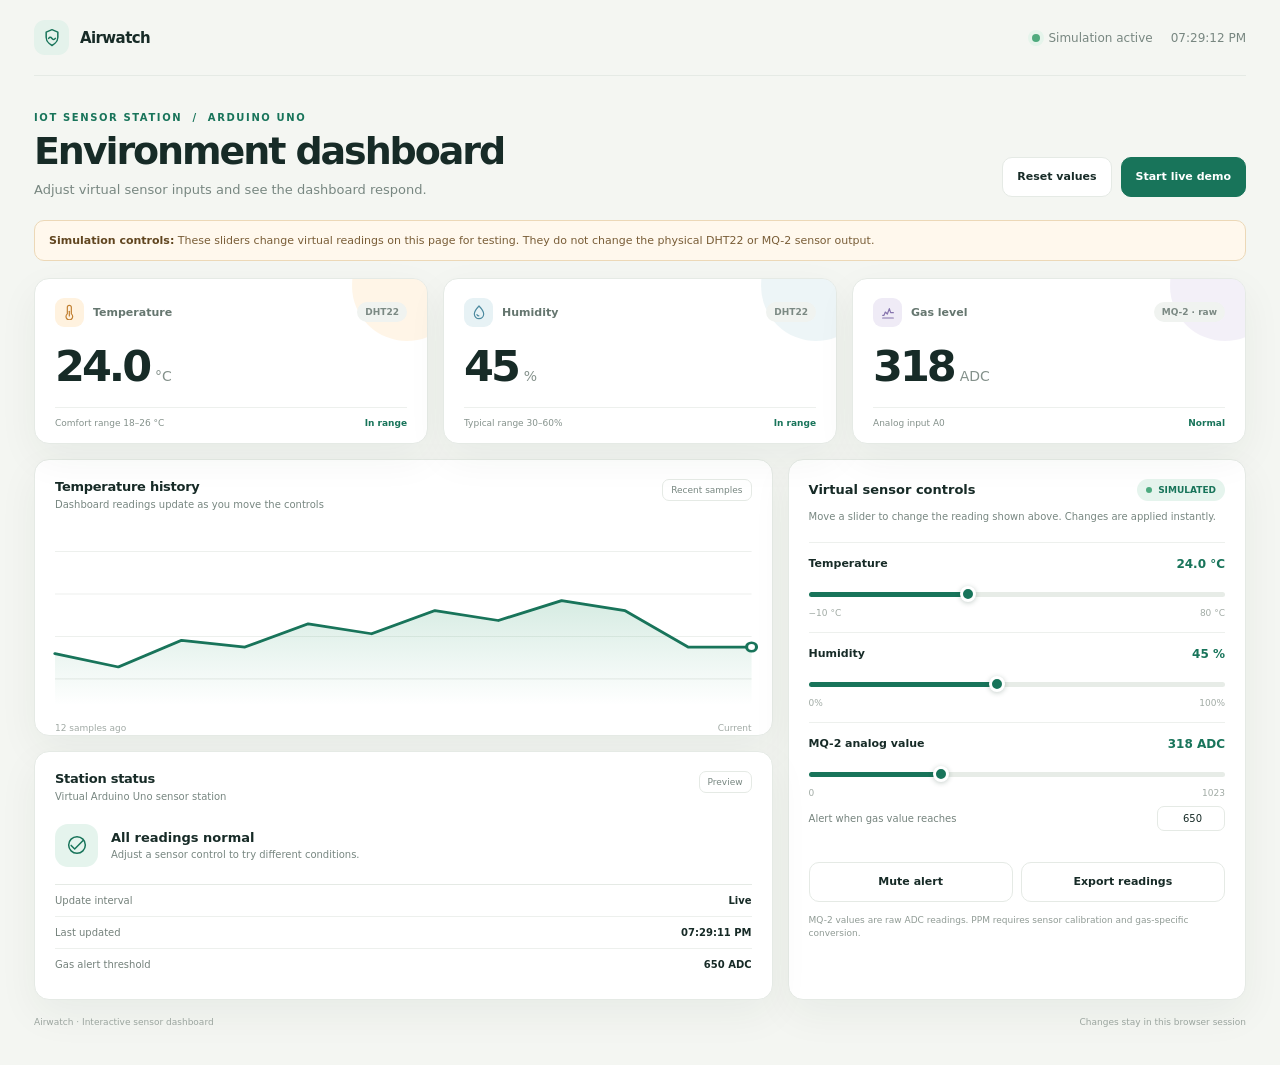
<file: firmware/index.html>
<!doctype html>
<html lang="en">
  <head>
    <meta charset="utf-8" />
    <meta name="viewport" content="width=device-width, initial-scale=1" />
    <meta name="theme-color" content="#f4f6f2" />
    <title>Airwatch — Sensor Dashboard</title>
    <style>
      :root {
        --ink: #172b27;
        --muted: #788781;
        --line: #e5eae5;
        --bg: #f4f6f2;
        --card: #fff;
        --green: #18745a;
        --green2: #e5f4ed;
        --orange: #d28a38;
        --red: #c6574c;
        --shadow: 0 14px 40px rgba(27, 54, 43, 0.055);
      }
      * {
        box-sizing: border-box;
      }
      body {
        margin: 0;
        background: var(--bg);
        color: var(--ink);
        font-family:
          Inter,
          ui-sans-serif,
          system-ui,
          -apple-system,
          BlinkMacSystemFont,
          "Segoe UI",
          sans-serif;
      }
      button,
      input {
        font: inherit;
      }
      button {
        cursor: pointer;
      }
      .layout {
        max-width: 1320px;
        margin: auto;
        padding: 0 34px 38px;
      }
      .topbar {
        height: 76px;
        border-bottom: 1px solid var(--line);
        display: flex;
        align-items: center;
        justify-content: space-between;
      }
      .brand {
        display: flex;
        align-items: center;
        gap: 11px;
        font-size: 15px;
        font-weight: 750;
        letter-spacing: -0.04em;
      }
      .logo {
        display: grid;
        place-items: center;
        width: 35px;
        height: 35px;
        background: #e4f2eb;
        color: var(--green);
        border-radius: 11px;
      }
      .logo svg {
        width: 20px;
      }
      .topright {
        display: flex;
        align-items: center;
        gap: 18px;
        color: var(--muted);
        font-size: 12px;
      }
      .live {
        display: flex;
        align-items: center;
        gap: 8px;
      }
      .dot {
        height: 8px;
        width: 8px;
        border-radius: 50%;
        background: #d5a34b;
        box-shadow: 0 0 0 4px #f7eedf;
      }
      .time {
        font-variant-numeric: tabular-nums;
      }
      main {
        padding-top: 36px;
      }
      .heading {
        display: flex;
        align-items: end;
        justify-content: space-between;
        gap: 18px;
        margin-bottom: 23px;
      }
      .eyebrow {
        margin: 0 0 8px;
        color: var(--green);
        font-size: 10px;
        font-weight: 800;
        letter-spacing: 0.16em;
        text-transform: uppercase;
      }
      h1 {
        margin: 0;
        font-size: clamp(28px, 4vw, 38px);
        letter-spacing: -0.055em;
        line-height: 1.1;
      }
      .sub {
        margin: 9px 0 0;
        color: var(--muted);
        font-size: 13px;
      }
      .actions {
        display: flex;
        gap: 9px;
      }
      .btn {
        min-height: 40px;
        padding: 0 14px;
        border: 1px solid var(--line);
        border-radius: 10px;
        color: var(--ink);
        background: #fff;
        font-size: 11px;
        font-weight: 700;
        transition: 0.15s;
      }
      .btn:hover {
        transform: translateY(-1px);
        box-shadow: 0 5px 16px #17372d12;
      }
      .btn.primary {
        background: var(--green);
        border-color: var(--green);
        color: #fff;
      }
      .btn:disabled {
        opacity: 0.6;
        cursor: not-allowed;
        transform: none;
        box-shadow: none;
      }
      .notice {
        margin-bottom: 17px;
        padding: 11px 14px;
        border: 1px solid #ecd8b7;
        border-radius: 10px;
        background: #fff8ed;
        color: #795d37;
        font-size: 11px;
        line-height: 1.55;
      }
      .notice strong {
        color: #60451f;
      }
      .metrics {
        display: grid;
        grid-template-columns: repeat(3, minmax(0, 1fr));
        gap: 15px;
      }
      .metric,
      .panel {
        border: 1px solid var(--line);
        border-radius: 15px;
        background: var(--card);
        box-shadow: var(--shadow);
      }
      .metric {
        position: relative;
        overflow: hidden;
        min-height: 166px;
        padding: 19px 20px;
      }
      .metric:after {
        position: absolute;
        content: "";
        width: 110px;
        height: 110px;
        right: -35px;
        top: -48px;
        border-radius: 50%;
        background: var(--wash, #e5f4ed);
        opacity: 0.75;
      }
      .metric-top {
        position: relative;
        z-index: 1;
        display: flex;
        align-items: center;
        justify-content: space-between;
      }
      .metric-label {
        display: flex;
        align-items: center;
        gap: 9px;
        color: #65766f;
        font-size: 11px;
        font-weight: 700;
      }
      .icon {
        display: grid;
        place-items: center;
        width: 29px;
        height: 29px;
        border-radius: 9px;
        color: var(--tone, var(--green));
        background: var(--wash, #e5f4ed);
      }
      .icon svg {
        width: 16px;
        height: 16px;
      }
      .badge {
        padding: 5px 8px;
        border-radius: 20px;
        background: #f0f3f0;
        color: #7b8983;
        font-size: 9px;
        font-weight: 700;
      }
      .reading {
        position: relative;
        z-index: 1;
        display: flex;
        align-items: baseline;
        gap: 6px;
        margin-top: 18px;
      }
      .number {
        font-size: 43px;
        line-height: 1;
        font-weight: 650;
        letter-spacing: -0.07em;
        font-variant-numeric: tabular-nums;
      }
      .unit {
        color: #84918b;
        font-size: 14px;
      }
      .metric-foot {
        position: absolute;
        z-index: 1;
        bottom: 15px;
        left: 20px;
        right: 20px;
        padding-top: 10px;
        border-top: 1px solid #edf0ed;
        display: flex;
        justify-content: space-between;
        color: #84918b;
        font-size: 9px;
      }
      .state {
        font-weight: 750;
        color: var(--green);
      }
      .state.warn {
        color: var(--orange);
      }
      .state.alert {
        color: var(--red);
      }
      .content {
        display: grid;
        grid-template-columns: minmax(0, 1.45fr) minmax(300px, 0.9fr);
        gap: 15px;
        margin-top: 15px;
      }
      .panel {
        padding: 19px 20px;
      }
      .panelhead {
        display: flex;
        align-items: start;
        justify-content: space-between;
        gap: 12px;
      }
      .panelhead h2 {
        margin: 0;
        font-size: 13px;
        letter-spacing: -0.02em;
      }
      .panelhead p {
        margin: 5px 0 0;
        color: var(--muted);
        font-size: 10px;
      }
      .tag {
        padding: 5px 8px;
        border: 1px solid var(--line);
        border-radius: 7px;
        color: #788781;
        font-size: 9px;
      }
      .chartbox {
        height: 191px;
        margin-top: 15px;
      }
      .chartbox svg {
        width: 100%;
        height: 100%;
        overflow: visible;
      }
      .gridline {
        stroke: #edf0ed;
        stroke-width: 1;
      }
      .fill {
        fill: url(#area);
      }
      .line {
        fill: none;
        stroke: var(--green);
        stroke-width: 2.6;
        stroke-linejoin: round;
        stroke-linecap: round;
      }
      .point {
        fill: #fff;
        stroke: var(--green);
        stroke-width: 2.5;
      }
      .axis {
        display: flex;
        justify-content: space-between;
        color: #a1aaa5;
        font-size: 9px;
        margin-top: 3px;
      }
      .controlpanel {
        grid-row: span 2;
      }
      .controlhead {
        display: flex;
        justify-content: space-between;
        align-items: center;
      }
      .controlhead h2 {
        margin: 0;
        font-size: 13px;
      }
      .sim-badge {
        display: flex;
        gap: 6px;
        align-items: center;
        padding: 6px 9px;
        border-radius: 30px;
        background: var(--green2);
        color: var(--green);
        font-size: 9px;
        font-weight: 750;
      }
      .sim-badge i {
        width: 6px;
        height: 6px;
        border-radius: 50%;
        background: #4caa7f;
      }
      .controlintro {
        margin: 8px 0 18px;
        color: var(--muted);
        font-size: 10px;
        line-height: 1.5;
      }
      .control {
        padding: 14px 0;
        border-top: 1px solid #edf0ed;
      }
      .controltop {
        display: flex;
        align-items: center;
        justify-content: space-between;
        margin-bottom: 11px;
      }
      .controlname {
        font-size: 11px;
        font-weight: 700;
      }
      .controlvalue {
        min-width: 61px;
        text-align: right;
        color: var(--green);
        font-size: 12px;
        font-weight: 800;
        font-variant-numeric: tabular-nums;
      }
      .controlvalue.alert {
        color: var(--red);
      }
      .range {
        width: 100%;
        height: 5px;
        margin: 0;
        appearance: none;
        border-radius: 8px;
        background: linear-gradient(
          90deg,
          var(--green) 0%,
          var(--green) var(--pct, 40%),
          #e7ece7 var(--pct, 40%),
          #e7ece7 100%
        );
        outline: 0;
      }
      .range::-webkit-slider-thumb {
        appearance: none;
        width: 16px;
        height: 16px;
        border: 3px solid #fff;
        border-radius: 50%;
        background: var(--green);
        box-shadow: 0 1px 5px #163b2c40;
      }
      .range::-moz-range-thumb {
        width: 11px;
        height: 11px;
        border: 3px solid #fff;
        border-radius: 50%;
        background: var(--green);
        box-shadow: 0 1px 5px #163b2c40;
      }
      .limits {
        display: flex;
        justify-content: space-between;
        margin-top: 7px;
        color: #a0aaa4;
        font-size: 9px;
      }
      .threshold-row {
        display: flex;
        align-items: center;
        justify-content: space-between;
        gap: 10px;
        margin-top: 8px;
        color: #76847e;
        font-size: 10px;
      }
      .threshold-row input {
        width: 68px;
        padding: 6px 7px;
        border: 1px solid var(--line);
        border-radius: 7px;
        color: var(--ink);
        background: #fff;
        font-size: 10px;
        text-align: right;
      }
      .controlactions {
        display: flex;
        gap: 8px;
        margin-top: 17px;
      }
      .controlactions .btn {
        flex: 1;
        padding: 0 9px;
      }
      .control-note {
        margin: 12px 0 0;
        color: #909b95;
        font-size: 9px;
        line-height: 1.5;
      }
      .statushero {
        display: flex;
        align-items: center;
        gap: 13px;
        margin: 22px 0 17px;
      }
      .statusicon {
        display: grid;
        place-items: center;
        width: 43px;
        height: 43px;
        border-radius: 13px;
        background: var(--green2);
        color: var(--green);
      }
      .statusicon svg {
        width: 20px;
      }
      .statushero strong {
        display: block;
        font-size: 13px;
      }
      .statushero span {
        display: block;
        margin-top: 4px;
        color: var(--muted);
        font-size: 10px;
      }
      .rows {
        border-top: 1px solid var(--line);
      }
      .row {
        display: flex;
        justify-content: space-between;
        align-items: center;
        padding: 10px 0;
        border-bottom: 1px solid #edf0ed;
        color: #74817b;
        font-size: 10px;
      }
      .row:last-child {
        border: 0;
      }
      .row b {
        color: var(--ink);
        font-size: 10px;
      }
      .footer {
        display: flex;
        justify-content: space-between;
        gap: 12px;
        margin-top: 17px;
        color: #9ba59f;
        font-size: 9px;
      }
      @media (max-width: 850px) {
        .layout {
          padding: 0 20px 28px;
        }
        .content {
          grid-template-columns: 1fr;
        }
        .controlpanel {
          grid-row: auto;
        }
        .metrics {
          gap: 10px;
        }
        .metric {
          padding: 16px;
        }
        .metric-foot {
          left: 16px;
          right: 16px;
        }
        .number {
          font-size: 38px;
        }
      }
      @media (max-width: 560px) {
        .layout {
          padding: 0 14px 24px;
        }
        .topbar {
          height: 64px;
        }
        .topright {
          gap: 9px;
        }
        .time {
          display: none;
        }
        main {
          padding-top: 27px;
        }
        .heading {
          align-items: stretch;
          flex-direction: column;
        }
        .actions .btn {
          flex: 1;
        }
        .metrics {
          grid-template-columns: 1fr;
        }
        .metric {
          min-height: 150px;
        }
        .content {
          margin-top: 10px;
        }
        .panel {
          padding: 16px;
        }
        .footer {
          flex-direction: column;
        }
        .number {
          font-size: 42px;
        }
      }
    </style>
  </head>
  <body>
    <div class="layout">
      <header class="topbar">
        <div class="brand">
          <span class="logo"
            ><svg
              viewBox="0 0 24 24"
              fill="none"
              stroke="currentColor"
              stroke-width="1.8"
              stroke-linecap="round"
              stroke-linejoin="round"
            >
              <path d="M12 21s7-3.7 7-10V5l-7-3-7 3v6c0 6.3 7 10 7 10Z" />
              <path d="M8 12.5c1.3-1.8 2.5-1.8 4 0s2.7 1.8 4 0" /></svg></span
          >Airwatch
        </div>
        <div class="topright">
          <span class="live"
            ><i class="dot" id="live-dot"></i
            ><span id="mode-label">Simulation ready</span></span
          ><span class="time" id="clock">--:--:--</span>
        </div>
      </header>
      <main>
        <section class="heading">
          <div>
            <p class="eyebrow">IoT sensor station&nbsp; / &nbsp;Arduino Uno</p>
            <h1>Environment dashboard</h1>
            <p class="sub">
              Adjust virtual sensor inputs and see the dashboard respond.
            </p>
          </div>
          <div class="actions">
            <button class="btn" id="reset">Reset values</button
            ><button class="btn primary" id="auto">Start live demo</button>
          </div>
        </section>
        <div class="notice">
          <strong>Simulation controls:</strong> These sliders change virtual
          readings on this page for testing. They do not change the physical
          DHT22 or MQ-2 sensor output.
        </div>
        <section class="metrics" aria-label="Current readings">
          <article class="metric" style="--tone: #c28032; --wash: #fff2df">
            <div class="metric-top">
              <div class="metric-label">
                <span class="icon"
                  ><svg
                    viewBox="0 0 24 24"
                    fill="none"
                    stroke="currentColor"
                    stroke-width="1.8"
                    stroke-linecap="round"
                  >
                    <path d="M14 14.8V5a3 3 0 0 0-6 0v9.8a5 5 0 1 0 6 0Z" />
                    <path d="M11 11v7" /></svg></span
                >Temperature
              </div>
              <span class="badge">DHT22</span>
            </div>
            <div class="reading">
              <span class="number" id="temperature">24.0</span
              ><span class="unit">°C</span>
            </div>
            <div class="metric-foot">
              <span>Comfort range 18–26 °C</span
              ><span class="state" id="temp-state">In range</span>
            </div>
          </article>
          <article class="metric" style="--tone: #4e8ba0; --wash: #e7f2f5">
            <div class="metric-top">
              <div class="metric-label">
                <span class="icon"
                  ><svg
                    viewBox="0 0 24 24"
                    fill="none"
                    stroke="currentColor"
                    stroke-width="1.8"
                    stroke-linecap="round"
                    stroke-linejoin="round"
                  >
                    <path
                      d="M12 3s7 7.2 7 12a7 7 0 0 1-14 0c0-4.8 7-12 7-12Z"
                    />
                    <path d="M9 16c.5 1.2 1.4 1.8 2.8 1.8" /></svg></span
                >Humidity
              </div>
              <span class="badge">DHT22</span>
            </div>
            <div class="reading">
              <span class="number" id="humidity">45</span
              ><span class="unit">%</span>
            </div>
            <div class="metric-foot">
              <span>Typical range 30–60%</span
              ><span class="state" id="humidity-state">In range</span>
            </div>
          </article>
          <article class="metric" style="--tone: #8674ad; --wash: #efebf6">
            <div class="metric-top">
              <div class="metric-label">
                <span class="icon"
                  ><svg
                    viewBox="0 0 24 24"
                    fill="none"
                    stroke="currentColor"
                    stroke-width="1.8"
                    stroke-linecap="round"
                    stroke-linejoin="round"
                  >
                    <path d="M4 17h2l2-5 3 3 3-8 2 6h4" />
                    <path d="M4 21h16" /></svg></span
                >Gas level
              </div>
              <span class="badge">MQ-2 · raw</span>
            </div>
            <div class="reading">
              <span class="number" id="gas">318</span
              ><span class="unit">ADC</span>
            </div>
            <div class="metric-foot">
              <span>Analog input A0</span
              ><span class="state" id="gas-state">Normal</span>
            </div>
          </article>
        </section>
        <section class="content">
          <article class="panel">
            <div class="panelhead">
              <div>
                <h2>Temperature history</h2>
                <p>Dashboard readings update as you move the controls</p>
              </div>
              <span class="tag">Recent samples</span>
            </div>
            <div class="chartbox">
              <svg
                viewBox="0 0 560 180"
                preserveAspectRatio="none"
                aria-label="Temperature history chart"
              >
                <defs>
                  <linearGradient id="area" x1="0" x2="0" y1="0" y2="1">
                    <stop offset="0" stop-color="#45a67d" stop-opacity=".22" />
                    <stop offset="1" stop-color="#45a67d" stop-opacity="0" />
                  </linearGradient>
                </defs>
                <path
                  class="gridline"
                  d="M0 25H560M0 65H560M0 105H560M0 145H560"
                />
                <path
                  class="fill"
                  id="area-path"
                  d="M0 110L50 95L100 101L150 79L200 87L250 63L300 76L350 52L400 65L450 42L500 48L560 32L560 170L0 170Z"
                />
                <path
                  class="line"
                  id="line-path"
                  d="M0 110L50 95L100 101L150 79L200 87L250 63L300 76L350 52L400 65L450 42L500 48L560 32"
                />
                <circle class="point" id="chart-point" cx="560" cy="32" r="4" />
              </svg>
              <div class="axis">
                <span>12 samples ago</span><span>Current</span>
              </div>
            </div>
          </article>
          <aside class="panel controlpanel">
            <div class="controlhead">
              <h2>Virtual sensor controls</h2>
              <span class="sim-badge"><i></i>SIMULATED</span>
            </div>
            <p class="controlintro">
              Move a slider to change the reading shown above. Changes are
              applied instantly.
            </p>
            <div class="control">
              <div class="controltop">
                <label class="controlname" for="temp-control">Temperature</label
                ><output class="controlvalue" id="temp-output">24.0 °C</output>
              </div>
              <input
                class="range"
                id="temp-control"
                type="range"
                min="-10"
                max="80"
                step="0.1"
                value="24"
              />
              <div class="limits"><span>−10 °C</span><span>80 °C</span></div>
            </div>
            <div class="control">
              <div class="controltop">
                <label class="controlname" for="humidity-control"
                  >Humidity</label
                ><output class="controlvalue" id="humidity-output">45 %</output>
              </div>
              <input
                class="range"
                id="humidity-control"
                type="range"
                min="0"
                max="100"
                step="1"
                value="45"
              />
              <div class="limits"><span>0%</span><span>100%</span></div>
            </div>
            <div class="control">
              <div class="controltop">
                <label class="controlname" for="gas-control"
                  >MQ-2 analog value</label
                ><output class="controlvalue" id="gas-output">318 ADC</output>
              </div>
              <input
                class="range"
                id="gas-control"
                type="range"
                min="0"
                max="1023"
                step="1"
                value="318"
              />
              <div class="limits"><span>0</span><span>1023</span></div>
              <div class="threshold-row">
                <label for="gas-threshold">Alert when gas value reaches</label
                ><input
                  id="gas-threshold"
                  type="number"
                  min="0"
                  max="1023"
                  value="650"
                />
              </div>
            </div>
            <div class="controlactions">
              <button class="btn" id="quiet">Mute alert</button
              ><button class="btn" id="export">Export readings</button>
            </div>
            <p class="control-note">
              MQ-2 values are raw ADC readings. PPM requires sensor calibration
              and gas-specific conversion.
            </p>
          </aside>
          <article class="panel">
            <div class="panelhead">
              <div>
                <h2>Station status</h2>
                <p>Virtual Arduino Uno sensor station</p>
              </div>
              <span class="tag" id="status-tag">Preview</span>
            </div>
            <div class="statushero">
              <div class="statusicon" id="status-icon">
                <svg
                  viewBox="0 0 24 24"
                  fill="none"
                  stroke="currentColor"
                  stroke-width="1.8"
                  stroke-linecap="round"
                  stroke-linejoin="round"
                >
                  <path d="m5 12.5 4.2 4.2L19 7" />
                  <circle cx="12" cy="12" r="10" />
                </svg>
              </div>
              <div>
                <strong id="status-title">All readings normal</strong
                ><span id="status-message"
                  >Adjust a sensor control to try different conditions.</span
                >
              </div>
            </div>
            <div class="rows">
              <div class="row"><span>Update interval</span><b>Live</b></div>
              <div class="row">
                <span>Last updated</span><b id="updated">Just now</b>
              </div>
              <div class="row">
                <span>Gas alert threshold</span
                ><b id="threshold-display">650 ADC</b>
              </div>
            </div>
          </article>
        </section>
        <footer class="footer">
          <span>Airwatch · Interactive sensor dashboard</span
          ><span>Changes stay in this browser session</span>
        </footer>
      </main>
    </div>
    <script>
      const el = (id) => document.getElementById(id);
      const initial = { temperature: 24, humidity: 45, gas: 318 };
      let values = { ...initial },
        timer = null,
        sampleCount = 0,
        alertMuted = false;
      const history = [
        23.5, 23.8, 23.4, 24.2, 24.0, 24.7, 24.4, 25.1, 24.8, 25.4, 25.1, 24.0,
      ];
      const controls = [
        el("temp-control"),
        el("humidity-control"),
        el("gas-control"),
      ];
      function updateClock() {
        el("clock").textContent = new Intl.DateTimeFormat(undefined, {
          hour: "2-digit",
          minute: "2-digit",
          second: "2-digit",
        }).format(new Date());
      }
      function sliderFill(input) {
        const pct = ((input.value - input.min) / (input.max - input.min)) * 100;
        input.style.setProperty("--pct", `${pct}%`);
      }
      function addHistory(temp) {
        history.push(temp);
        if (history.length > 12) history.shift();
        drawChart();
      }
      function drawChart() {
        const low = Math.min(...history) - 1,
          high = Math.max(...history) + 1;
        const pts = history.map(
          (v, i) =>
            `${((i * 560) / (history.length - 1)).toFixed(1)} ${(165 - ((v - low) / (high - low || 1)) * 125).toFixed(1)}`,
        );
        const d = "M" + pts.join(" L");
        el("line-path").setAttribute("d", d);
        el("area-path").setAttribute("d", `${d} L560 170 L0 170Z`);
        const [x, y] = pts[pts.length - 1].split(" ");
        el("chart-point").setAttribute("cx", x);
        el("chart-point").setAttribute("cy", y);
      }
      function paint() {
        values = {
          temperature: Number(el("temp-control").value),
          humidity: Number(el("humidity-control").value),
          gas: Number(el("gas-control").value),
        };
        el("temperature").textContent = values.temperature.toFixed(1);
        el("humidity").textContent = String(values.humidity);
        el("gas").textContent = String(values.gas);
        el("temp-output").textContent = `${values.temperature.toFixed(1)} °C`;
        el("humidity-output").textContent = `${values.humidity} %`;
        el("gas-output").textContent = `${values.gas} ADC`;
        controls.forEach(sliderFill);
        const threshold = Math.max(
          0,
          Math.min(1023, Number(el("gas-threshold").value) || 0),
        );
        el("threshold-display").textContent = `${threshold} ADC`;
        const gasHigh = values.gas >= threshold,
          tempHigh = values.temperature > 26,
          humidityOut = values.humidity < 30 || values.humidity > 60;
        const tempState = el("temp-state");
        tempState.textContent = tempHigh ? "Above range" : "In range";
        tempState.className = "state" + (tempHigh ? " warn" : "");
        const humState = el("humidity-state");
        humState.textContent = humidityOut ? "Check level" : "In range";
        humState.className = "state" + (humidityOut ? " warn" : "");
        const gasState = el("gas-state");
        gasState.textContent = gasHigh ? "ALERT" : "Normal";
        gasState.className = "state" + (gasHigh ? " alert" : "");
        el("gas-output").classList.toggle("alert", gasHigh);
        const critical = gasHigh && !alertMuted;
        el("status-title").textContent = critical
          ? "Gas alert"
          : tempHigh || humidityOut
            ? "Check environment"
            : "All readings normal";
        el("status-message").textContent = critical
          ? "The simulated MQ-2 reading is at or above the alert threshold."
          : tempHigh || humidityOut
            ? "One or more readings are outside the typical comfort range."
            : "Adjust a sensor control to try different conditions.";
        el("status-tag").textContent = critical ? "Alert" : "Preview";
        el("status-tag").style.color = critical ? "#c6574c" : "";
        el("status-icon").style.background = critical
          ? "#fdecea"
          : "var(--green2)";
        el("status-icon").style.color = critical
          ? "var(--red)"
          : "var(--green)";
        el("live-dot").style.background = critical ? "var(--red)" : "#4eaa7d";
        el("live-dot").style.boxShadow = critical
          ? "0 0 0 4px #fbe6e3"
          : "0 0 0 4px #e5f4eb";
        el("mode-label").textContent = critical
          ? "Simulated alert"
          : "Simulation active";
        el("updated").textContent = new Intl.DateTimeFormat(undefined, {
          hour: "2-digit",
          minute: "2-digit",
          second: "2-digit",
        }).format(new Date());
        addHistory(values.temperature);
      }
      controls.forEach((input) => input.addEventListener("input", paint));
      el("gas-threshold").addEventListener("input", paint);
      el("reset").addEventListener("click", () => {
        clearInterval(timer);
        timer = null;
        el("auto").textContent = "Start live demo";
        el("auto").classList.add("primary");
        el("temp-control").value = initial.temperature;
        el("humidity-control").value = initial.humidity;
        el("gas-control").value = initial.gas;
        el("gas-threshold").value = 650;
        alertMuted = false;
        paint();
      });
      el("auto").addEventListener("click", () => {
        if (timer) {
          clearInterval(timer);
          timer = null;
          el("auto").textContent = "Start live demo";
          el("auto").classList.add("primary");
          el("mode-label").textContent = "Simulation paused";
          return;
        }
        el("auto").textContent = "Pause demo";
        el("auto").classList.remove("primary");
        el("mode-label").textContent = "Simulation active";
        timer = setInterval(() => {
          sampleCount++;
          el("temp-control").value = (
            24 +
            Math.sin(sampleCount / 5) * 2.3
          ).toFixed(1);
          el("humidity-control").value = String(
            Math.round(45 + Math.sin(sampleCount / 7) * 9),
          );
          el("gas-control").value = String(
            Math.round(320 + Math.sin(sampleCount / 3) * 110),
          );
          paint();
        }, 1200);
      });
      el("quiet").addEventListener("click", () => {
        alertMuted = !alertMuted;
        el("quiet").textContent = alertMuted ? "Unmute alert" : "Mute alert";
        paint();
      });
      el("export").addEventListener("click", () => {
        const rows = [
          ["sensor", "value", "unit"],
          ["temperature", values.temperature.toFixed(1), "C"],
          ["humidity", values.humidity, "%"],
          ["mq2_raw", values.gas, "ADC"],
          ["gas_alert_threshold", el("gas-threshold").value, "ADC"],
        ];
        const csv = rows.map((r) => r.join(",")).join("\n");
        const a = document.createElement("a");
        a.href = URL.createObjectURL(new Blob([csv], { type: "text/csv" }));
        a.download = "airwatch-readings.csv";
        a.click();
        URL.revokeObjectURL(a.href);
      });
      paint();
      updateClock();
      setInterval(updateClock, 1000);
    </script>
  </body>
</html>
</file>
